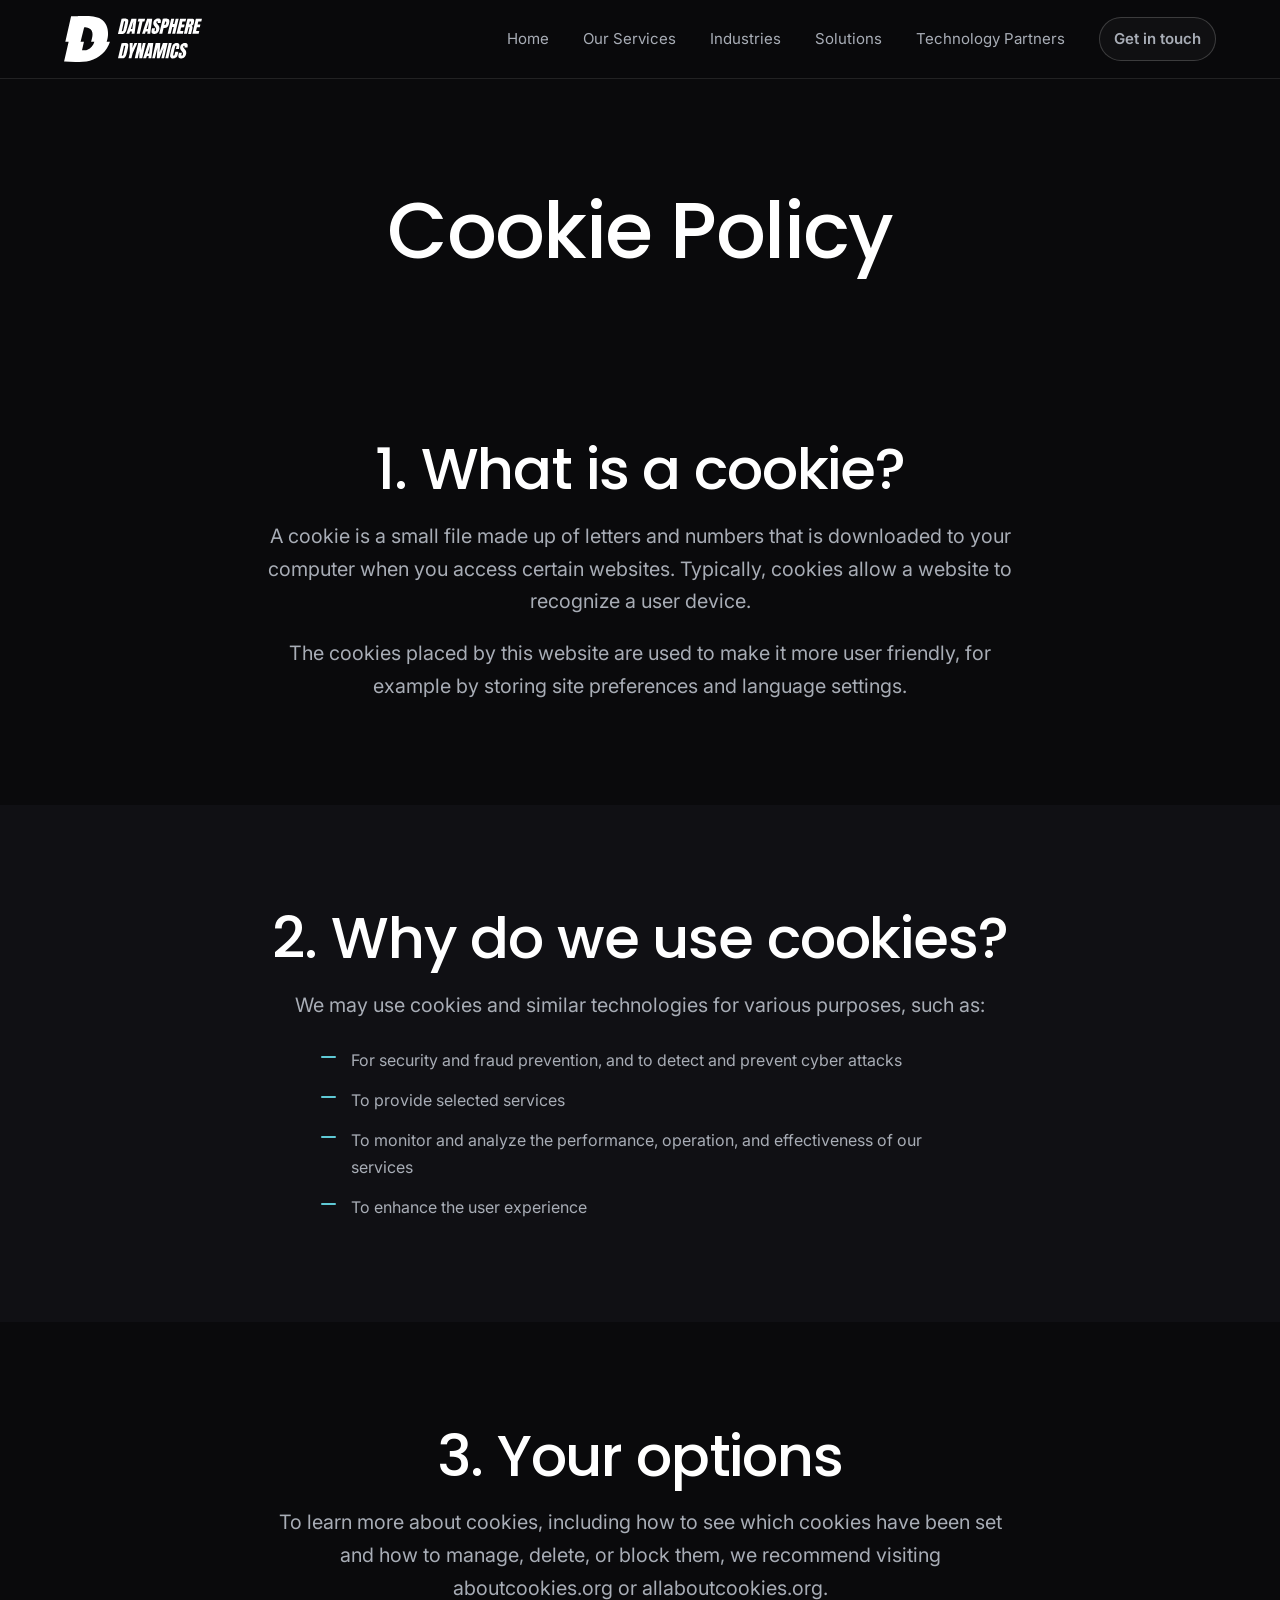
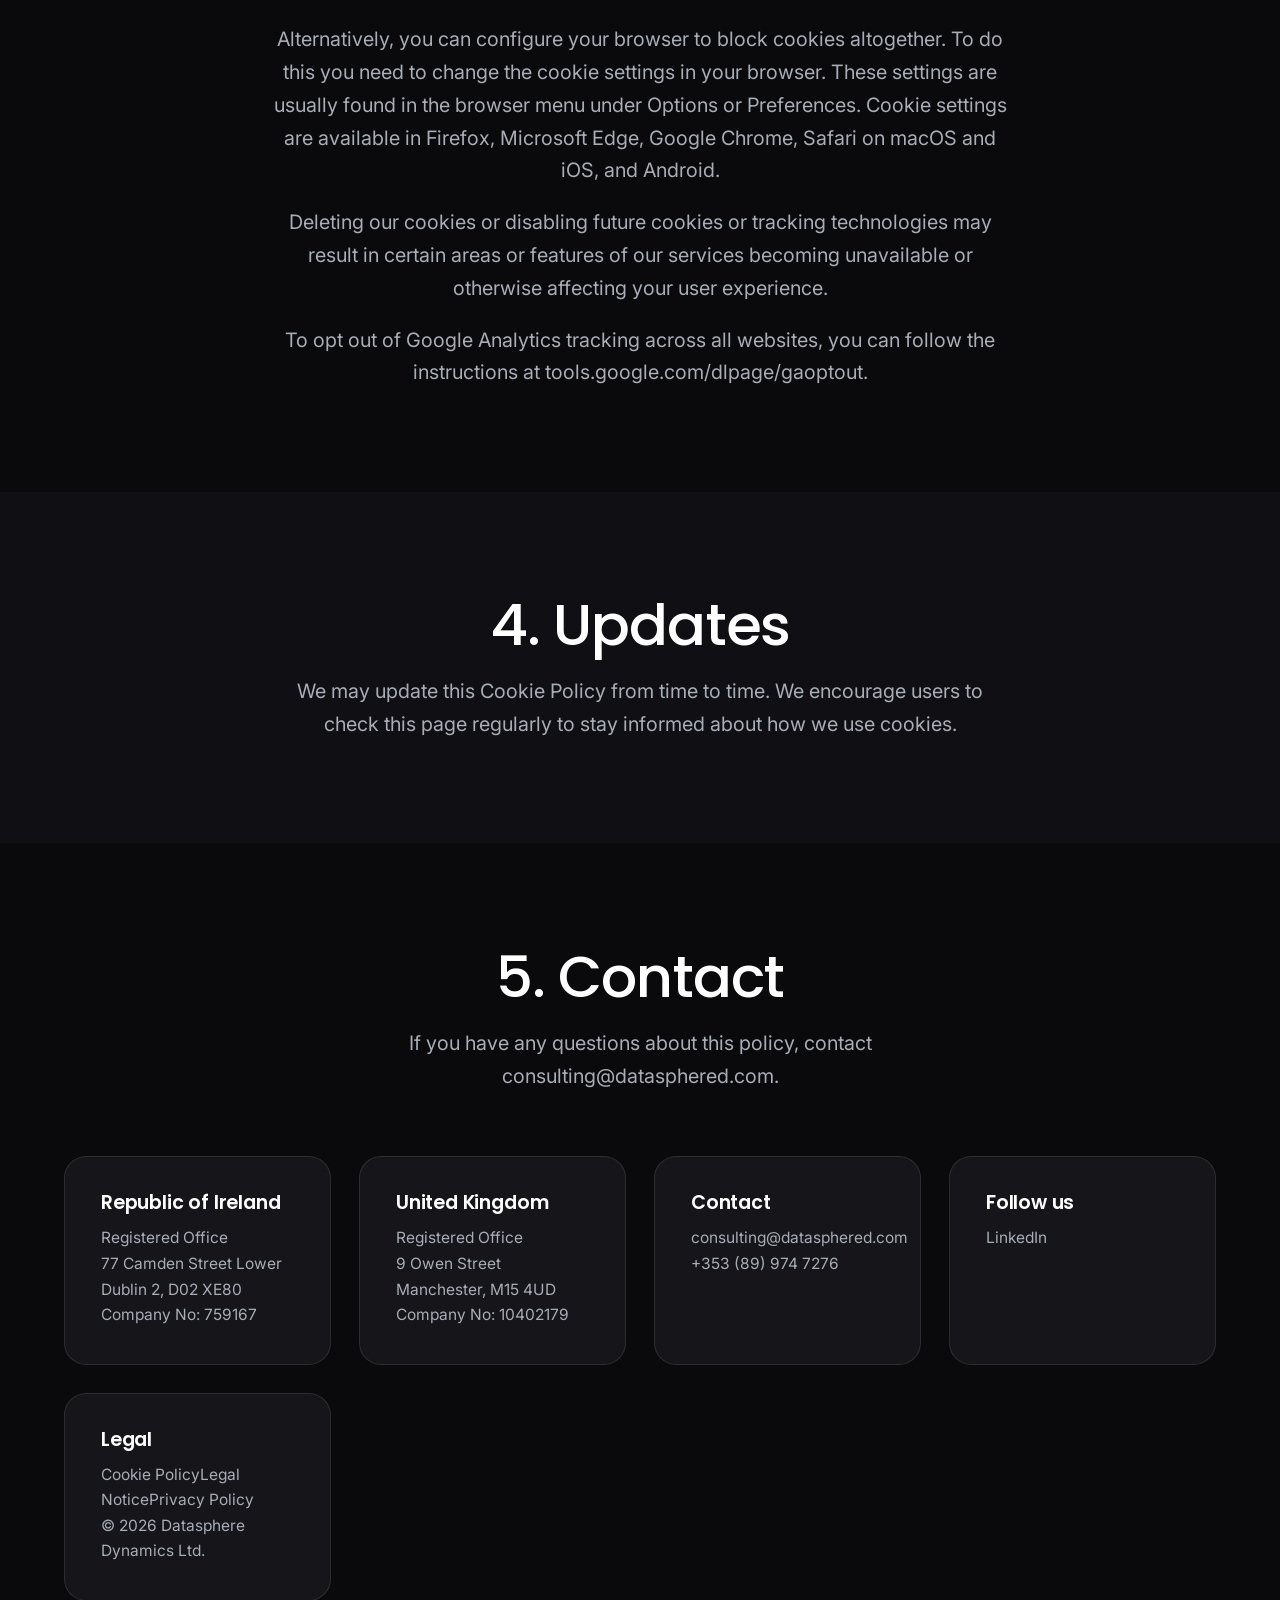
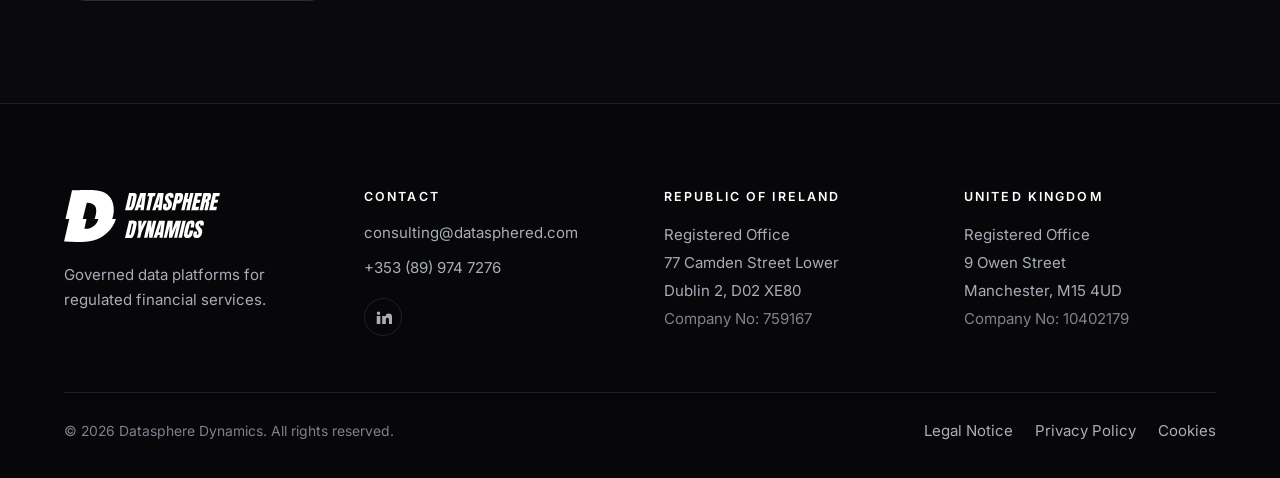
<file: cookie-policy.html>
<!DOCTYPE html>
<html lang="en">
<head>
<meta charset="utf-8">
<meta name="viewport" content="width=device-width,initial-scale=1">
<title>Cookie Policy | Datasphere Dynamics</title>
<meta name="description" content="How Datasphere Dynamics uses cookies and similar technologies, and how you can manage or block them.">
<meta property="og:title" content="Cookie Policy | Datasphere Dynamics">
<meta property="og:description" content="How Datasphere Dynamics uses cookies and similar technologies, and how you can manage or block them.">
<meta property="og:type" content="website">
<meta property="og:site_name" content="Datasphere Dynamics">
<link rel="icon" href="/favicon.svg" type="image/svg+xml">
<link rel="canonical" href="https://www.datasphered.com/cookie-policy">
<meta property="og:url" content="https://www.datasphered.com/cookie-policy">
<meta name="theme-color" content="#0a0a0c">
<link rel="preconnect" href="https://fonts.googleapis.com">
<link rel="preconnect" href="https://fonts.gstatic.com" crossorigin>
<link rel="preconnect" href="https://static.wixstatic.com" crossorigin>
<link rel="stylesheet" href="/styles.css">
</head>
<body>
<header class="hdr" id="hdr">
  <div class="wrap hdr__in">
    <a class="brand" href="/" aria-label="Datasphere Dynamics home">
      <svg viewBox="0 499 505 502" xmlns="http://www.w3.org/2000/svg" aria-hidden="true"><path fill="#fff" d="M172.9 999.9c-1.5-.6-2.8-1.8-3.4-3.3-.6-1.4-.6-3 0-4.4l58.6-140.6c.9-2.2 3.1-3.7 5.5-3.7h81.3c9.9 0 19.6-2 28.6-5.8 8.8-3.7 16.8-9.1 23.5-15.8 6.7-6.8 12-14.8 15.7-23.6 3.8-9.1 5.7-18.8 5.7-28.8s-1.9-19.7-5.7-28.8c-3.7-8.8-9-16.8-15.7-23.6-6.7-6.7-14.7-12.1-23.5-15.8-9-3.8-18.7-5.8-28.6-5.8h-81.3c-2.4 0-4.6-1.5-5.5-3.7l-58.6-140.6c-.6-1.4-.6-3 0-4.4.6-1.5 1.9-2.7 3.4-3.3 1.4-.6 3-.6 4.4 0l.3.1h137.3c26.6 0 52.5 5.3 76.9 15.7 23.6 10 44.9 24.4 63.1 42.7 18.2 18.3 32.5 39.7 42.4 63.5 10.3 24.6 15.5 50.7 15.5 77.6s-5.2 53-15.5 77.6c-9.9 23.8-24.2 45.2-42.4 63.5-18.2 18.3-39.5 32.7-63.1 42.7-24.4 10.4-50.3 15.7-76.9 15.7H177.6l-.3.1c-.7.3-1.5.4-2.2.4-.8 0-1.5-.1-2.2-.4z"/></svg>
      <span class="brand__txt">Datasphere<br>Dynamics</span>
    </a>
    <button class="burger" id="burger" aria-label="Menu" aria-expanded="false"><span></span><span></span><span></span></button>
    <nav class="nav">
      <a href="/">Home</a>
      <a href="/services">Our Services</a>
      <a href="/industries">Industries</a>
      <a href="/solutions">Solutions</a>
      <a href="/technology-partners">Technology Partners</a>
      <a class="btn btn--g btn--sm nav__cta" href="/contact">Get in touch</a>
    </nav>
  </div>
</header>
<main>
  <section class="hero hero--band center">
    <div class="wrap hero__in">
      <h1>Cookie Policy</h1>
    </div>
  </section>
  <section class="sec">
    <div class="wrap">
      <div class="center rv"><h2>1. What is a cookie?</h2></div>
      <p class="lead center rv" style="margin:1.2rem auto 0">A cookie is a small file made up of letters and numbers that is downloaded to your computer when you access certain websites. Typically, cookies allow a website to recognize a user device.</p>
      <p class="lead center rv" style="margin:1.2rem auto 0">The cookies placed by this website are used to make it more user friendly, for example by storing site preferences and language settings.</p>
    </div>
  </section>
  <section class="sec alt">
    <div class="wrap">
      <div class="center rv"><h2>2. Why do we use cookies?</h2></div>
      <p class="lead center rv" style="margin:1.2rem auto 0">We may use cookies and similar technologies for various purposes, such as:</p>
      <ul class="ilist rv" style="max-width:58ch;margin-inline:auto">
<li>For security and fraud prevention, and to detect and prevent cyber attacks</li>
<li>To provide selected services</li>
<li>To monitor and analyze the performance, operation, and effectiveness of our services</li>
<li>To enhance the user experience</li>
</ul>
    </div>
  </section>
  <section class="sec">
    <div class="wrap">
      <div class="center rv"><h2>3. Your options</h2></div>
      <p class="lead center rv" style="margin:1.2rem auto 0">To learn more about cookies, including how to see which cookies have been set and how to manage, delete, or block them, we recommend visiting <a href="https://www.aboutcookies.org" target="_blank" rel="noopener">aboutcookies.org</a> or <a href="https://www.allaboutcookies.org" target="_blank" rel="noopener">allaboutcookies.org</a>.</p>
      <p class="lead center rv" style="margin:1.2rem auto 0">Alternatively, you can configure your browser to block cookies altogether. To do this you need to change the cookie settings in your browser. These settings are usually found in the browser menu under Options or Preferences. Cookie settings are available in Firefox, Microsoft Edge, Google Chrome, Safari on macOS and iOS, and Android.</p>
      <p class="lead center rv" style="margin:1.2rem auto 0">Deleting our cookies or disabling future cookies or tracking technologies may result in certain areas or features of our services becoming unavailable or otherwise affecting your user experience.</p>
      <p class="lead center rv" style="margin:1.2rem auto 0">To opt out of Google Analytics tracking across all websites, you can follow the instructions at <a href="https://tools.google.com/dlpage/gaoptout" target="_blank" rel="noopener">tools.google.com/dlpage/gaoptout</a>.</p>
    </div>
  </section>
  <section class="sec alt">
    <div class="wrap">
      <div class="center rv"><h2>4. Updates</h2></div>
      <p class="lead center rv" style="margin:1.2rem auto 0">We may update this Cookie Policy from time to time. We encourage users to check this page regularly to stay informed about how we use cookies.</p>
    </div>
  </section>
  <section class="sec">
    <div class="wrap">
      <div class="center rv"><h2>5. Contact</h2></div>
      <p class="lead center rv" style="margin:1.2rem auto 0">If you have any questions about this policy, contact <a href="mailto:consulting@datasphered.com">consulting@datasphered.com</a>.</p>
      <div class="grid g4" style="margin-top:clamp(40px,5vw,64px)">
        <article class="card rv"><h4>Republic of Ireland</h4><p>Registered Office<br>77 Camden Street Lower<br>Dublin 2, D02 XE80</p><p>Company No: 759167</p></article>
        <article class="card rv"><h4>United Kingdom</h4><p>Registered Office<br>9 Owen Street<br>Manchester, M15 4UD</p><p>Company No: 10402179</p></article>
        <article class="card rv"><h4>Contact</h4><p><a href="mailto:consulting@datasphered.com">consulting@datasphered.com</a><br><a href="tel:+353899747276">+353 (89) 974 7276</a></p></article>
        <article class="card rv"><h4>Follow us</h4><p><a href="https://www.linkedin.com/company/data-sphere-dynamics/" target="_blank" rel="noopener">LinkedIn</a></p></article>
        <article class="card rv"><h4>Legal</h4><p><a href="/cookie-policy">Cookie Policy</a><a href="/legal-notice">Legal Notice</a><a href="/privacy-policy">Privacy Policy</a></p><p>© 2026 Datasphere Dynamics Ltd.</p></article>
      </div>
    </div>
  </section>
</main>
<footer class="ft">
  <div class="wrap">
    <div class="ft__top">
      <div>
        <a class="brand" href="/" style="margin-bottom:1.3rem"><svg viewBox="0 499 505 502" xmlns="http://www.w3.org/2000/svg" aria-hidden="true"><path fill="#fff" d="M172.9 999.9c-1.5-.6-2.8-1.8-3.4-3.3-.6-1.4-.6-3 0-4.4l58.6-140.6c.9-2.2 3.1-3.7 5.5-3.7h81.3c9.9 0 19.6-2 28.6-5.8 8.8-3.7 16.8-9.1 23.5-15.8 6.7-6.8 12-14.8 15.7-23.6 3.8-9.1 5.7-18.8 5.7-28.8s-1.9-19.7-5.7-28.8c-3.7-8.8-9-16.8-15.7-23.6-6.7-6.7-14.7-12.1-23.5-15.8-9-3.8-18.7-5.8-28.6-5.8h-81.3c-2.4 0-4.6-1.5-5.5-3.7l-58.6-140.6c-.6-1.4-.6-3 0-4.4.6-1.5 1.9-2.7 3.4-3.3 1.4-.6 3-.6 4.4 0l.3.1h137.3c26.6 0 52.5 5.3 76.9 15.7 23.6 10 44.9 24.4 63.1 42.7 18.2 18.3 32.5 39.7 42.4 63.5 10.3 24.6 15.5 50.7 15.5 77.6s-5.2 53-15.5 77.6c-9.9 23.8-24.2 45.2-42.4 63.5-18.2 18.3-39.5 32.7-63.1 42.7-24.4 10.4-50.3 15.7-76.9 15.7H177.6l-.3.1c-.7.3-1.5.4-2.2.4-.8 0-1.5-.1-2.2-.4z"/></svg><span class="brand__txt">Datasphere<br>Dynamics</span></a>
        <p style="max-width:26ch">Governed data platforms for regulated financial services.</p>
      </div>
      <div>
        <h5>Contact</h5>
        <div class="ft__links">
          <a href="mailto:consulting@datasphered.com">consulting@datasphered.com</a>
          <a href="tel:+353899747276">+353 (89) 974 7276</a>
        </div>
        <div class="ft__soc">
          <a href="https://www.linkedin.com/company/data-sphere-dynamics/" target="_blank" rel="noopener noreferrer" aria-label="LinkedIn"><svg viewBox="0 0 24 24" aria-hidden="true"><path d="M4.98 3.5a2.5 2.5 0 1 1 0 5 2.5 2.5 0 0 1 0-5zM2.4 21h5.16V9.75H2.4V21zm7.77 0h5.16v-6.2c0-3.32 4.33-3.59 4.33 0V21h5.16v-7.98c0-8.06-9.22-7.76-9.49-3.8V9.75h-5.16V21z"/></svg></a>
        </div>
      </div>
      <div>
        <h5>Republic of Ireland</h5>
        <address>Registered Office<br>77 Camden Street Lower<br>Dublin 2, D02 XE80<br><span style="color:var(--muted2)">Company No: 759167</span></address>
      </div>
      <div>
        <h5>United Kingdom</h5>
        <address>Registered Office<br>9 Owen Street<br>Manchester, M15 4UD<br><span style="color:var(--muted2)">Company No: 10402179</span></address>
      </div>
    </div>
    <div class="ft__bot">
      <p>&copy; 2026 Datasphere Dynamics. All rights reserved.</p>
      <div class="ft__links" style="display:flex;gap:22px;flex-wrap:wrap">
        <a href="/legal-notice">Legal Notice</a>
        <a href="/privacy-policy">Privacy Policy</a>
        <a href="/cookie-policy">Cookies</a>
      </div>
    </div>
  </div>
</footer>
<script src="/app.js" defer></script>
</body>
</html>
</file>
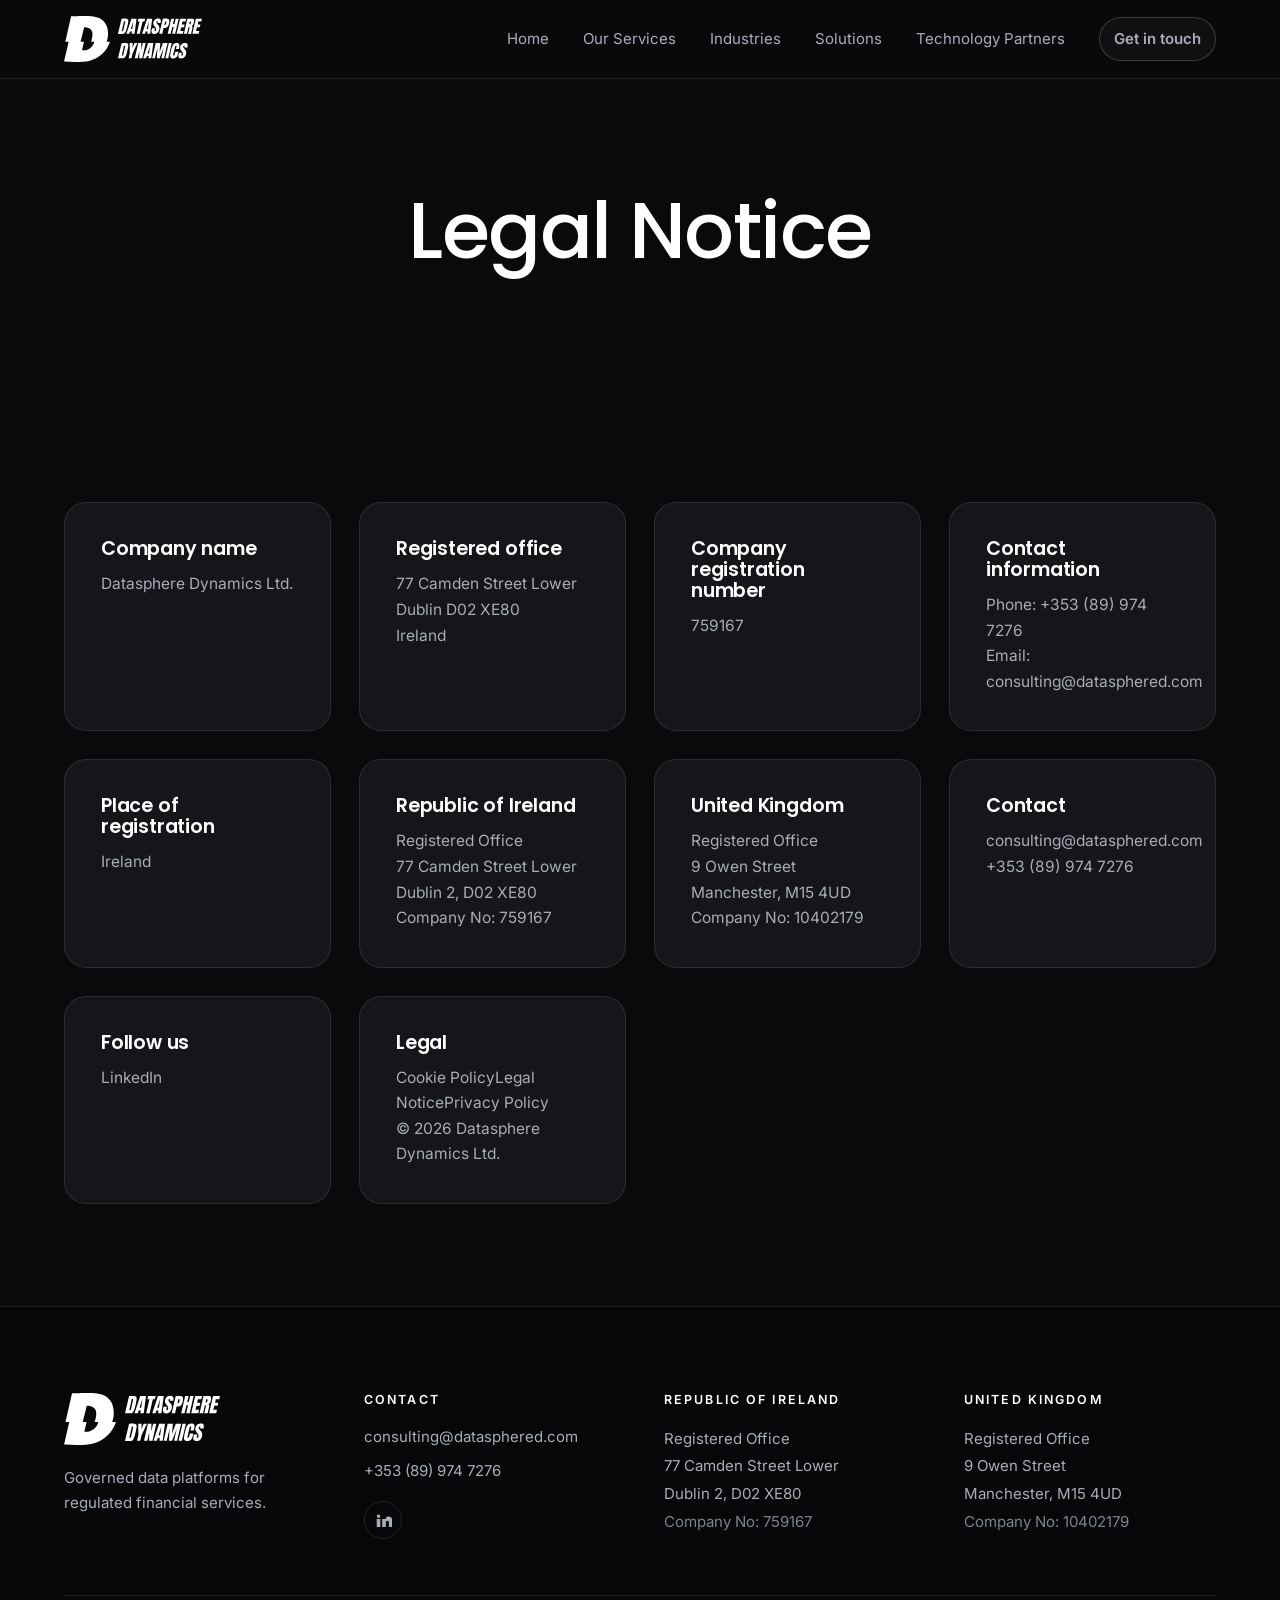
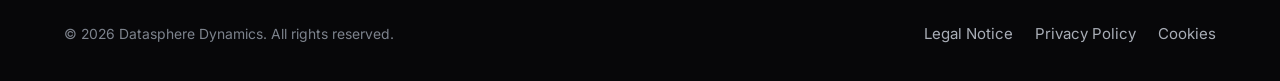
<file: legal-notice.html>
<!DOCTYPE html>
<html lang="en">
<head>
<meta charset="utf-8">
<meta name="viewport" content="width=device-width,initial-scale=1">
<title>Legal Notice | Datasphere Dynamics</title>
<meta name="description" content="Company details for Datasphere Dynamics Ltd., registered in Ireland, company number 759167.">
<meta property="og:title" content="Legal Notice | Datasphere Dynamics">
<meta property="og:description" content="Company details for Datasphere Dynamics Ltd., registered in Ireland, company number 759167.">
<meta property="og:type" content="website">
<meta property="og:site_name" content="Datasphere Dynamics">
<link rel="icon" href="/favicon.svg" type="image/svg+xml">
<link rel="canonical" href="https://www.datasphered.com/legal-notice">
<meta property="og:url" content="https://www.datasphered.com/legal-notice">
<meta name="theme-color" content="#0a0a0c">
<link rel="preconnect" href="https://fonts.googleapis.com">
<link rel="preconnect" href="https://fonts.gstatic.com" crossorigin>
<link rel="preconnect" href="https://static.wixstatic.com" crossorigin>
<link rel="stylesheet" href="/styles.css">
</head>
<body>
<header class="hdr" id="hdr">
  <div class="wrap hdr__in">
    <a class="brand" href="/" aria-label="Datasphere Dynamics home">
      <svg viewBox="0 499 505 502" xmlns="http://www.w3.org/2000/svg" aria-hidden="true"><path fill="#fff" d="M172.9 999.9c-1.5-.6-2.8-1.8-3.4-3.3-.6-1.4-.6-3 0-4.4l58.6-140.6c.9-2.2 3.1-3.7 5.5-3.7h81.3c9.9 0 19.6-2 28.6-5.8 8.8-3.7 16.8-9.1 23.5-15.8 6.7-6.8 12-14.8 15.7-23.6 3.8-9.1 5.7-18.8 5.7-28.8s-1.9-19.7-5.7-28.8c-3.7-8.8-9-16.8-15.7-23.6-6.7-6.7-14.7-12.1-23.5-15.8-9-3.8-18.7-5.8-28.6-5.8h-81.3c-2.4 0-4.6-1.5-5.5-3.7l-58.6-140.6c-.6-1.4-.6-3 0-4.4.6-1.5 1.9-2.7 3.4-3.3 1.4-.6 3-.6 4.4 0l.3.1h137.3c26.6 0 52.5 5.3 76.9 15.7 23.6 10 44.9 24.4 63.1 42.7 18.2 18.3 32.5 39.7 42.4 63.5 10.3 24.6 15.5 50.7 15.5 77.6s-5.2 53-15.5 77.6c-9.9 23.8-24.2 45.2-42.4 63.5-18.2 18.3-39.5 32.7-63.1 42.7-24.4 10.4-50.3 15.7-76.9 15.7H177.6l-.3.1c-.7.3-1.5.4-2.2.4-.8 0-1.5-.1-2.2-.4z"/></svg>
      <span class="brand__txt">Datasphere<br>Dynamics</span>
    </a>
    <button class="burger" id="burger" aria-label="Menu" aria-expanded="false"><span></span><span></span><span></span></button>
    <nav class="nav">
      <a href="/">Home</a>
      <a href="/services">Our Services</a>
      <a href="/industries">Industries</a>
      <a href="/solutions">Solutions</a>
      <a href="/technology-partners">Technology Partners</a>
      <a class="btn btn--g btn--sm nav__cta" href="/contact">Get in touch</a>
    </nav>
  </div>
</header>
<main>
  <section class="hero hero--band center">
    <div class="wrap hero__in">
      <h1>Legal Notice</h1>
    </div>
  </section>
  <section class="sec">
    <div class="wrap">
      <div class="grid g4" style="margin-top:clamp(40px,5vw,64px)">
        <article class="card rv"><h4>Company name</h4><p>Datasphere Dynamics Ltd.</p></article>
        <article class="card rv"><h4>Registered office</h4><p>77 Camden Street Lower<br>Dublin D02 XE80<br>Ireland</p></article>
        <article class="card rv"><h4>Company registration number</h4><p>759167</p></article>
        <article class="card rv"><h4>Contact information</h4><p>Phone: <a href="tel:+353899747276">+353 (89) 974 7276</a><br>Email: <a href="mailto:consulting@datasphered.com">consulting@datasphered.com</a></p></article>
        <article class="card rv"><h4>Place of registration</h4><p>Ireland</p></article>
        <article class="card rv"><h4>Republic of Ireland</h4><p>Registered Office<br>77 Camden Street Lower<br>Dublin 2, D02 XE80</p><p>Company No: 759167</p></article>
        <article class="card rv"><h4>United Kingdom</h4><p>Registered Office<br>9 Owen Street<br>Manchester, M15 4UD</p><p>Company No: 10402179</p></article>
        <article class="card rv"><h4>Contact</h4><p><a href="mailto:consulting@datasphered.com">consulting@datasphered.com</a><br><a href="tel:+353899747276">+353 (89) 974 7276</a></p></article>
        <article class="card rv"><h4>Follow us</h4><p><a href="https://www.linkedin.com/company/data-sphere-dynamics/" target="_blank" rel="noopener">LinkedIn</a></p></article>
        <article class="card rv"><h4>Legal</h4><p><a href="/cookie-policy">Cookie Policy</a><a href="/legal-notice">Legal Notice</a><a href="/privacy-policy">Privacy Policy</a></p><p>© 2026 Datasphere Dynamics Ltd.</p></article>
      </div>
    </div>
  </section>
</main>
<footer class="ft">
  <div class="wrap">
    <div class="ft__top">
      <div>
        <a class="brand" href="/" style="margin-bottom:1.3rem"><svg viewBox="0 499 505 502" xmlns="http://www.w3.org/2000/svg" aria-hidden="true"><path fill="#fff" d="M172.9 999.9c-1.5-.6-2.8-1.8-3.4-3.3-.6-1.4-.6-3 0-4.4l58.6-140.6c.9-2.2 3.1-3.7 5.5-3.7h81.3c9.9 0 19.6-2 28.6-5.8 8.8-3.7 16.8-9.1 23.5-15.8 6.7-6.8 12-14.8 15.7-23.6 3.8-9.1 5.7-18.8 5.7-28.8s-1.9-19.7-5.7-28.8c-3.7-8.8-9-16.8-15.7-23.6-6.7-6.7-14.7-12.1-23.5-15.8-9-3.8-18.7-5.8-28.6-5.8h-81.3c-2.4 0-4.6-1.5-5.5-3.7l-58.6-140.6c-.6-1.4-.6-3 0-4.4.6-1.5 1.9-2.7 3.4-3.3 1.4-.6 3-.6 4.4 0l.3.1h137.3c26.6 0 52.5 5.3 76.9 15.7 23.6 10 44.9 24.4 63.1 42.7 18.2 18.3 32.5 39.7 42.4 63.5 10.3 24.6 15.5 50.7 15.5 77.6s-5.2 53-15.5 77.6c-9.9 23.8-24.2 45.2-42.4 63.5-18.2 18.3-39.5 32.7-63.1 42.7-24.4 10.4-50.3 15.7-76.9 15.7H177.6l-.3.1c-.7.3-1.5.4-2.2.4-.8 0-1.5-.1-2.2-.4z"/></svg><span class="brand__txt">Datasphere<br>Dynamics</span></a>
        <p style="max-width:26ch">Governed data platforms for regulated financial services.</p>
      </div>
      <div>
        <h5>Contact</h5>
        <div class="ft__links">
          <a href="mailto:consulting@datasphered.com">consulting@datasphered.com</a>
          <a href="tel:+353899747276">+353 (89) 974 7276</a>
        </div>
        <div class="ft__soc">
          <a href="https://www.linkedin.com/company/data-sphere-dynamics/" target="_blank" rel="noopener noreferrer" aria-label="LinkedIn"><svg viewBox="0 0 24 24" aria-hidden="true"><path d="M4.98 3.5a2.5 2.5 0 1 1 0 5 2.5 2.5 0 0 1 0-5zM2.4 21h5.16V9.75H2.4V21zm7.77 0h5.16v-6.2c0-3.32 4.33-3.59 4.33 0V21h5.16v-7.98c0-8.06-9.22-7.76-9.49-3.8V9.75h-5.16V21z"/></svg></a>
        </div>
      </div>
      <div>
        <h5>Republic of Ireland</h5>
        <address>Registered Office<br>77 Camden Street Lower<br>Dublin 2, D02 XE80<br><span style="color:var(--muted2)">Company No: 759167</span></address>
      </div>
      <div>
        <h5>United Kingdom</h5>
        <address>Registered Office<br>9 Owen Street<br>Manchester, M15 4UD<br><span style="color:var(--muted2)">Company No: 10402179</span></address>
      </div>
    </div>
    <div class="ft__bot">
      <p>&copy; 2026 Datasphere Dynamics. All rights reserved.</p>
      <div class="ft__links" style="display:flex;gap:22px;flex-wrap:wrap">
        <a href="/legal-notice">Legal Notice</a>
        <a href="/privacy-policy">Privacy Policy</a>
        <a href="/cookie-policy">Cookies</a>
      </div>
    </div>
  </div>
</footer>
<script src="/app.js" defer></script>
</body>
</html>
</file>
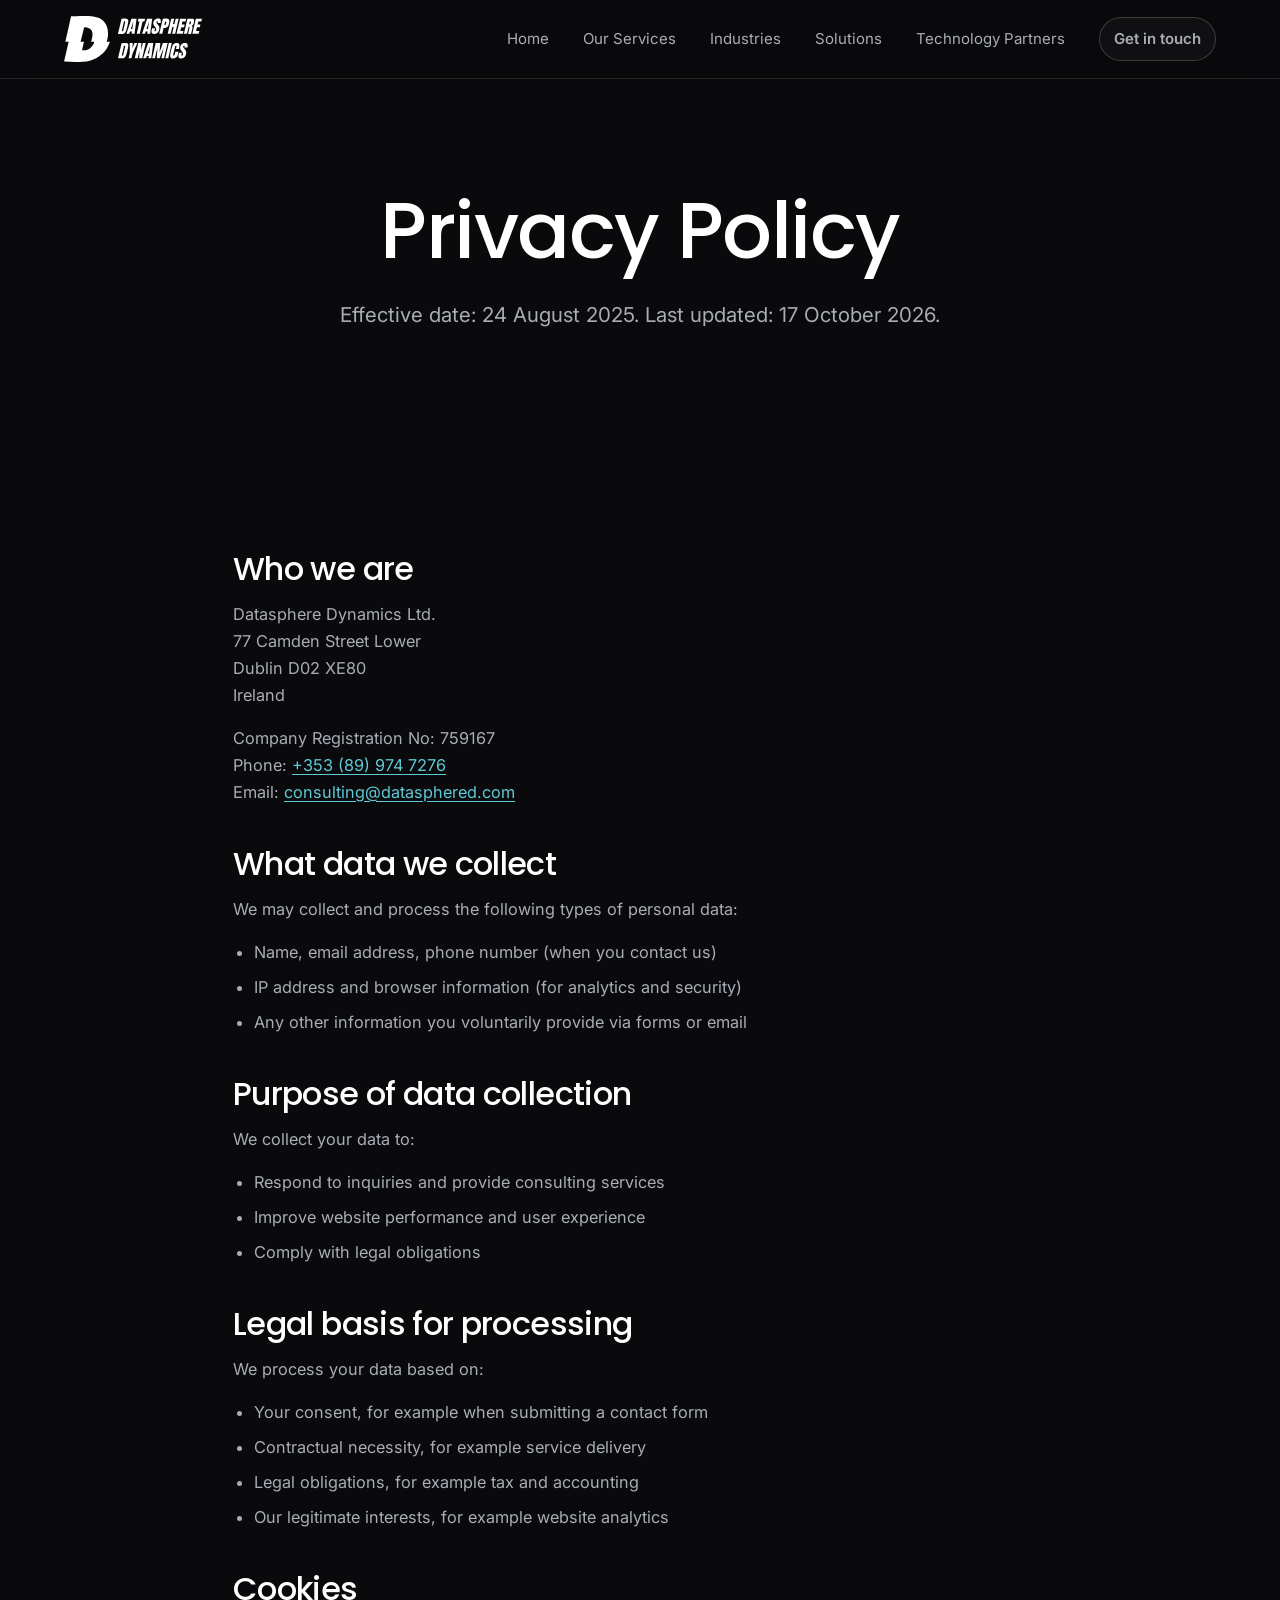
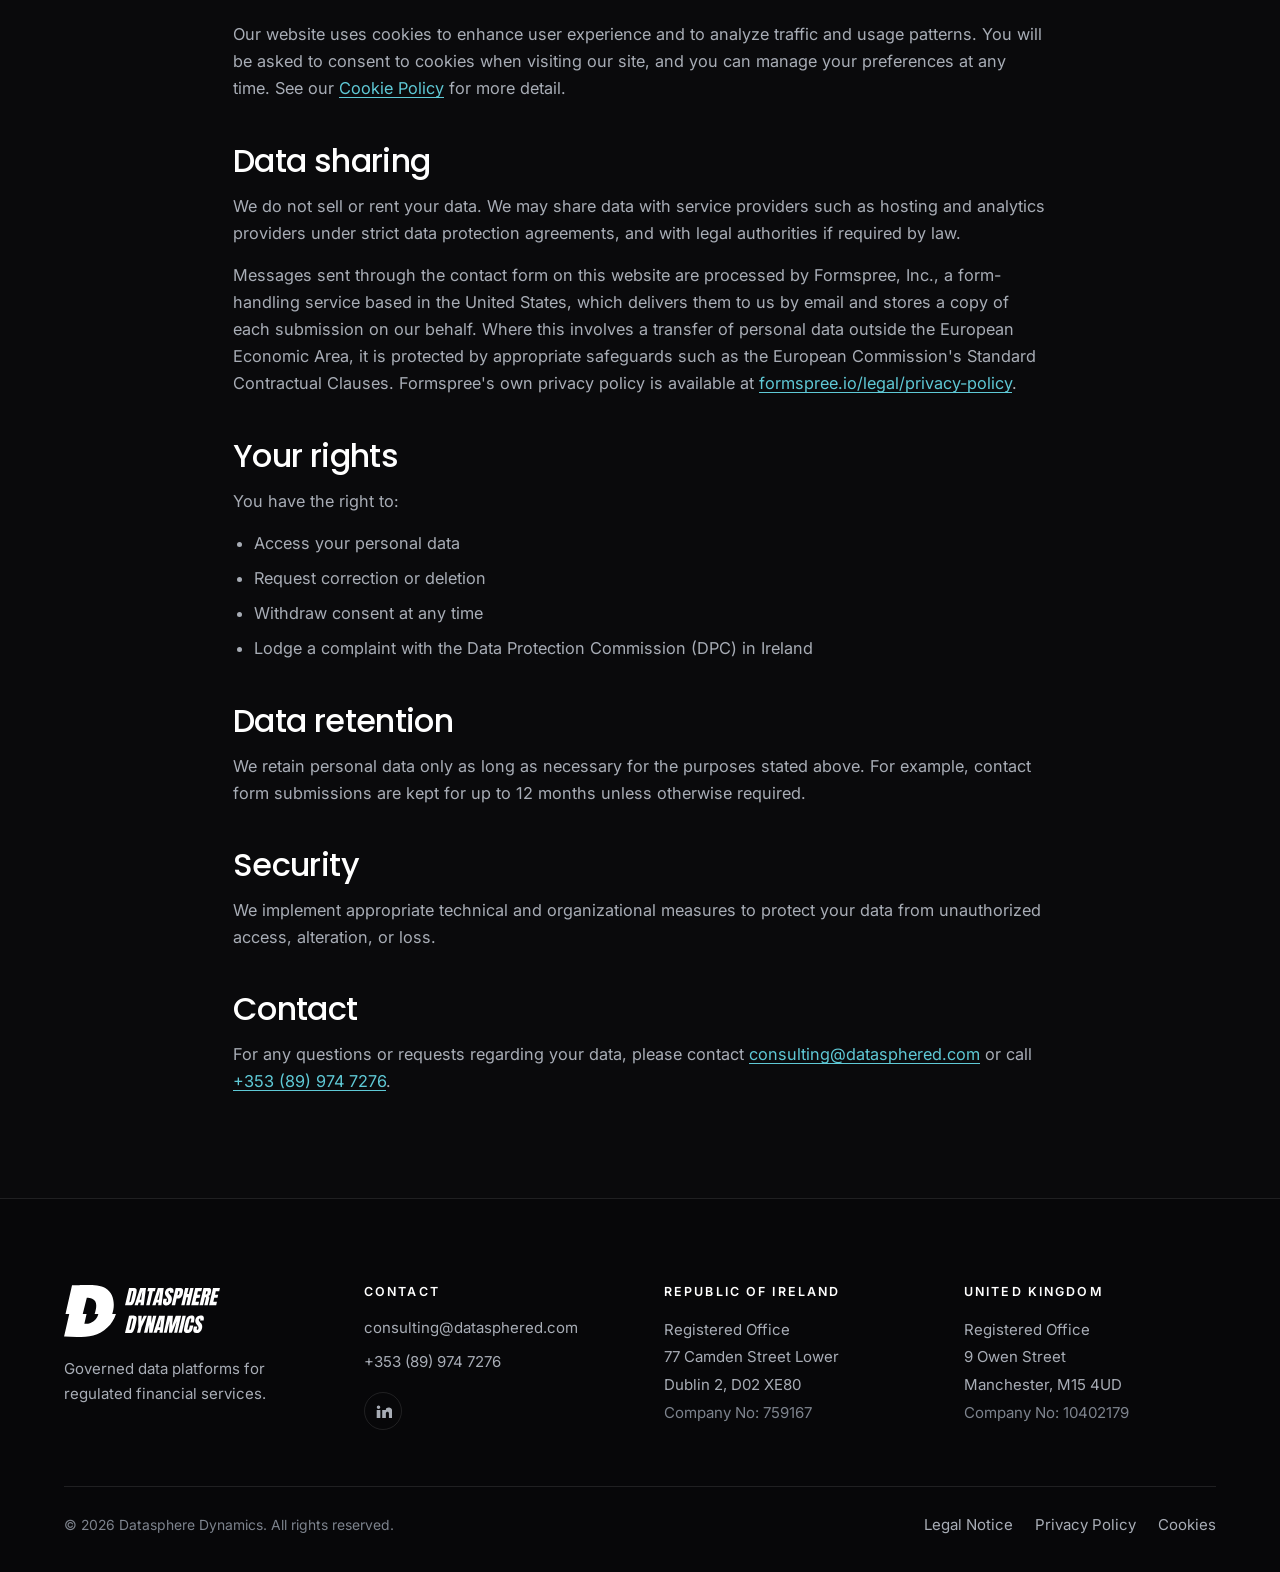
<file: privacy-policy.html>
<!DOCTYPE html>
<html lang="en">
<head>
<meta charset="utf-8">
<meta name="viewport" content="width=device-width,initial-scale=1">
<title>Privacy Policy | Datasphere Dynamics</title>
<meta name="description" content="How Datasphere Dynamics Ltd. collects, uses, shares and protects personal data, and the rights available to you.">
<meta property="og:title" content="Privacy Policy | Datasphere Dynamics">
<meta property="og:description" content="How Datasphere Dynamics Ltd. collects, uses, shares and protects personal data, and the rights available to you.">
<meta property="og:type" content="website">
<meta property="og:site_name" content="Datasphere Dynamics">
<link rel="icon" href="/favicon.svg" type="image/svg+xml">
<link rel="canonical" href="https://www.datasphered.com/privacy-policy">
<meta property="og:url" content="https://www.datasphered.com/privacy-policy">
<meta name="theme-color" content="#0a0a0c">
<link rel="preconnect" href="https://fonts.googleapis.com">
<link rel="preconnect" href="https://fonts.gstatic.com" crossorigin>
<link rel="preconnect" href="https://static.wixstatic.com" crossorigin>
<link rel="stylesheet" href="/styles.css">
</head>
<body>
<header class="hdr" id="hdr">
  <div class="wrap hdr__in">
    <a class="brand" href="/" aria-label="Datasphere Dynamics home">
      <svg viewBox="0 499 505 502" xmlns="http://www.w3.org/2000/svg" aria-hidden="true"><path fill="#fff" d="M172.9 999.9c-1.5-.6-2.8-1.8-3.4-3.3-.6-1.4-.6-3 0-4.4l58.6-140.6c.9-2.2 3.1-3.7 5.5-3.7h81.3c9.9 0 19.6-2 28.6-5.8 8.8-3.7 16.8-9.1 23.5-15.8 6.7-6.8 12-14.8 15.7-23.6 3.8-9.1 5.7-18.8 5.7-28.8s-1.9-19.7-5.7-28.8c-3.7-8.8-9-16.8-15.7-23.6-6.7-6.7-14.7-12.1-23.5-15.8-9-3.8-18.7-5.8-28.6-5.8h-81.3c-2.4 0-4.6-1.5-5.5-3.7l-58.6-140.6c-.6-1.4-.6-3 0-4.4.6-1.5 1.9-2.7 3.4-3.3 1.4-.6 3-.6 4.4 0l.3.1h137.3c26.6 0 52.5 5.3 76.9 15.7 23.6 10 44.9 24.4 63.1 42.7 18.2 18.3 32.5 39.7 42.4 63.5 10.3 24.6 15.5 50.7 15.5 77.6s-5.2 53-15.5 77.6c-9.9 23.8-24.2 45.2-42.4 63.5-18.2 18.3-39.5 32.7-63.1 42.7-24.4 10.4-50.3 15.7-76.9 15.7H177.6l-.3.1c-.7.3-1.5.4-2.2.4-.8 0-1.5-.1-2.2-.4z"/></svg>
      <span class="brand__txt">Datasphere<br>Dynamics</span>
    </a>
    <button class="burger" id="burger" aria-label="Menu" aria-expanded="false"><span></span><span></span><span></span></button>
    <nav class="nav">
      <a href="/">Home</a>
      <a href="/services">Our Services</a>
      <a href="/industries">Industries</a>
      <a href="/solutions">Solutions</a>
      <a href="/technology-partners">Technology Partners</a>
      <a class="btn btn--g btn--sm nav__cta" href="/contact">Get in touch</a>
    </nav>
  </div>
</header>
<main>
  <section class="hero hero--band center">
    <div class="wrap hero__in">
      <h1>Privacy Policy</h1>
      <p class="lead" style="margin-top:1.4rem">Effective date: 24 August 2025. Last updated: 17 October 2026.</p>
    </div>
  </section>
  <section class="sec">
    <div class="wrap">
      <article class="prose rv" style="margin-inline:auto">
      <h2>Who we are</h2>
      <p>Datasphere Dynamics Ltd.<br>77 Camden Street Lower<br>Dublin D02 XE80<br>Ireland</p>
      <p>Company Registration No: 759167<br>Phone: <a href="tel:+353899747276">+353 (89) 974 7276</a><br>Email: <a href="mailto:consulting@datasphered.com">consulting@datasphered.com</a></p>
      <h2>What data we collect</h2>
      <p>We may collect and process the following types of personal data:</p>
      <ul>
<li>Name, email address, phone number (when you contact us)</li>
<li>IP address and browser information (for analytics and security)</li>
<li>Any other information you voluntarily provide via forms or email</li>
</ul>
      <h2>Purpose of data collection</h2>
      <p>We collect your data to:</p>
      <ul>
<li>Respond to inquiries and provide consulting services</li>
<li>Improve website performance and user experience</li>
<li>Comply with legal obligations</li>
</ul>
      <h2>Legal basis for processing</h2>
      <p>We process your data based on:</p>
      <ul>
<li>Your consent, for example when submitting a contact form</li>
<li>Contractual necessity, for example service delivery</li>
<li>Legal obligations, for example tax and accounting</li>
<li>Our legitimate interests, for example website analytics</li>
</ul>
      <h2>Cookies</h2>
      <p>Our website uses cookies to enhance user experience and to analyze traffic and usage patterns. You will be asked to consent to cookies when visiting our site, and you can manage your preferences at any time. See our <a href="/cookie-policy">Cookie Policy</a> for more detail.</p>
      <h2>Data sharing</h2>
      <p>We do not sell or rent your data. We may share data with service providers such as hosting and analytics providers under strict data protection agreements, and with legal authorities if required by law.</p>
      <p>Messages sent through the contact form on this website are processed by Formspree, Inc., a form-handling service based in the United States, which delivers them to us by email and stores a copy of each submission on our behalf. Where this involves a transfer of personal data outside the European Economic Area, it is protected by appropriate safeguards such as the European Commission's Standard Contractual Clauses. Formspree's own privacy policy is available at <a href="https://formspree.io/legal/privacy-policy/" target="_blank" rel="noopener noreferrer">formspree.io/legal/privacy-policy</a>.</p>
      <h2>Your rights</h2>
      <p>You have the right to:</p>
      <ul>
<li>Access your personal data</li>
<li>Request correction or deletion</li>
<li>Withdraw consent at any time</li>
<li>Lodge a complaint with the Data Protection Commission (DPC) in Ireland</li>
</ul>
      <h2>Data retention</h2>
      <p>We retain personal data only as long as necessary for the purposes stated above. For example, contact form submissions are kept for up to 12 months unless otherwise required.</p>
      <h2>Security</h2>
      <p>We implement appropriate technical and organizational measures to protect your data from unauthorized access, alteration, or loss.</p>
      <h2>Contact</h2>
      <p>For any questions or requests regarding your data, please contact <a href="mailto:consulting@datasphered.com">consulting@datasphered.com</a> or call <a href="tel:+353899747276">+353 (89) 974 7276</a>.</p>

      </article>
    </div>
  </section>
</main>
<footer class="ft">
  <div class="wrap">
    <div class="ft__top">
      <div>
        <a class="brand" href="/" style="margin-bottom:1.3rem"><svg viewBox="0 499 505 502" xmlns="http://www.w3.org/2000/svg" aria-hidden="true"><path fill="#fff" d="M172.9 999.9c-1.5-.6-2.8-1.8-3.4-3.3-.6-1.4-.6-3 0-4.4l58.6-140.6c.9-2.2 3.1-3.7 5.5-3.7h81.3c9.9 0 19.6-2 28.6-5.8 8.8-3.7 16.8-9.1 23.5-15.8 6.7-6.8 12-14.8 15.7-23.6 3.8-9.1 5.7-18.8 5.7-28.8s-1.9-19.7-5.7-28.8c-3.7-8.8-9-16.8-15.7-23.6-6.7-6.7-14.7-12.1-23.5-15.8-9-3.8-18.7-5.8-28.6-5.8h-81.3c-2.4 0-4.6-1.5-5.5-3.7l-58.6-140.6c-.6-1.4-.6-3 0-4.4.6-1.5 1.9-2.7 3.4-3.3 1.4-.6 3-.6 4.4 0l.3.1h137.3c26.6 0 52.5 5.3 76.9 15.7 23.6 10 44.9 24.4 63.1 42.7 18.2 18.3 32.5 39.7 42.4 63.5 10.3 24.6 15.5 50.7 15.5 77.6s-5.2 53-15.5 77.6c-9.9 23.8-24.2 45.2-42.4 63.5-18.2 18.3-39.5 32.7-63.1 42.7-24.4 10.4-50.3 15.7-76.9 15.7H177.6l-.3.1c-.7.3-1.5.4-2.2.4-.8 0-1.5-.1-2.2-.4z"/></svg><span class="brand__txt">Datasphere<br>Dynamics</span></a>
        <p style="max-width:26ch">Governed data platforms for regulated financial services.</p>
      </div>
      <div>
        <h5>Contact</h5>
        <div class="ft__links">
          <a href="mailto:consulting@datasphered.com">consulting@datasphered.com</a>
          <a href="tel:+353899747276">+353 (89) 974 7276</a>
        </div>
        <div class="ft__soc">
          <a href="https://www.linkedin.com/company/data-sphere-dynamics/" target="_blank" rel="noopener noreferrer" aria-label="LinkedIn"><svg viewBox="0 0 24 24" aria-hidden="true"><path d="M4.98 3.5a2.5 2.5 0 1 1 0 5 2.5 2.5 0 0 1 0-5zM2.4 21h5.16V9.75H2.4V21zm7.77 0h5.16v-6.2c0-3.32 4.33-3.59 4.33 0V21h5.16v-7.98c0-8.06-9.22-7.76-9.49-3.8V9.75h-5.16V21z"/></svg></a>
        </div>
      </div>
      <div>
        <h5>Republic of Ireland</h5>
        <address>Registered Office<br>77 Camden Street Lower<br>Dublin 2, D02 XE80<br><span style="color:var(--muted2)">Company No: 759167</span></address>
      </div>
      <div>
        <h5>United Kingdom</h5>
        <address>Registered Office<br>9 Owen Street<br>Manchester, M15 4UD<br><span style="color:var(--muted2)">Company No: 10402179</span></address>
      </div>
    </div>
    <div class="ft__bot">
      <p>&copy; 2026 Datasphere Dynamics. All rights reserved.</p>
      <div class="ft__links" style="display:flex;gap:22px;flex-wrap:wrap">
        <a href="/legal-notice">Legal Notice</a>
        <a href="/privacy-policy">Privacy Policy</a>
        <a href="/cookie-policy">Cookies</a>
      </div>
    </div>
  </div>
</footer>
<script src="/app.js" defer></script>
</body>
</html>
</file>
<file: styles.css>
/* Datasphere Dynamics - datasphered.com */
@import url('https://fonts.googleapis.com/css2?family=Poppins:wght@300;400;500;600;700&family=Inter:wght@300;400;500;600&family=Montserrat:ital,wght@1,800&display=swap');

:root{
  --bg:#0a0a0c; --bg2:#101014; --panel:#15151a; --panel2:#1c1c22;
  --line:rgba(255,255,255,.10); --line2:rgba(255,255,255,.18);
  --txt:#ffffff; --muted:#a8adb6; --muted2:#7d838d;
  --acc:#5fc9d6; --acc2:#8fe0ea; --accInk:#06222a;
  --display:'Poppins',system-ui,sans-serif; --body:'Inter',system-ui,sans-serif;
  --wrap:1240px; --r:14px; --r-lg:22px;
  --ease:cubic-bezier(.22,.61,.36,1);
}
*,*::before,*::after{box-sizing:border-box}
*{margin:0;padding:0}
html{scroll-behavior:smooth;-webkit-text-size-adjust:100%}
body{background:var(--bg);color:var(--txt);font-family:var(--body);font-size:17px;line-height:1.65;-webkit-font-smoothing:antialiased;overflow-x:hidden}
img{max-width:100%;display:block}
a{color:inherit;text-decoration:none}
button,input,textarea,select{font:inherit;color:inherit}
:focus-visible{outline:2px solid var(--acc);outline-offset:3px;border-radius:4px}

h1,h2,h3,h4,h5{font-family:var(--display);font-weight:600;line-height:1.08;letter-spacing:-.02em}
h1{font-size:clamp(2.5rem,6.2vw,4.9rem);font-weight:500}
h2{font-size:clamp(2rem,4.6vw,3.6rem);font-weight:500}
h3{font-size:clamp(1.45rem,2.6vw,2.2rem)}
h4{font-size:1.2rem;font-weight:600;letter-spacing:-.01em}
p{color:var(--muted)}
.lead{font-size:clamp(1.05rem,1.55vw,1.3rem);color:var(--muted);max-width:62ch}
.eyebrow{font-family:var(--body);font-size:.76rem;font-weight:600;letter-spacing:.2em;text-transform:uppercase;color:var(--acc);margin-bottom:1.1rem}
.wrap{width:100%;max-width:var(--wrap);margin-inline:auto;padding-inline:clamp(20px,5vw,44px)}
.center{text-align:center}.center .lead{margin-inline:auto}
section{position:relative}
.sec{padding:clamp(76px,10vw,150px) 0}
.sec--tight{padding:clamp(56px,7vw,96px) 0}
.alt{background:var(--bg2)}
.hair{height:1px;background:var(--line);border:0}

/* ---------- header ---------- */
.hdr{position:sticky;top:0;z-index:100;background:rgba(10,10,12,.72);backdrop-filter:blur(14px) saturate(140%);border-bottom:1px solid var(--line);transition:background .3s}
.hdr__in{display:flex;align-items:center;gap:28px;min-height:78px}
.brand{display:block;width:140px;height:46px;flex-shrink:0;background:url("/logo.svg") no-repeat left center;background-size:contain}
.brand svg,.brand__txt{display:none}
.ft .brand{width:156px;height:52px}
.brand__txt{font-family:'Montserrat',sans-serif;font-style:italic;font-weight:800;font-size:.8rem;line-height:1.08;letter-spacing:.02em;text-transform:uppercase}
.nav{display:flex;align-items:center;gap:6px;margin-left:auto}
.nav a{padding:9px 14px;border-radius:999px;font-size:.94rem;color:var(--muted);transition:color .2s,background .2s}
.nav a:hover{color:#fff;background:rgba(255,255,255,.07)}
.nav a.active{color:var(--acc)}
.nav__cta{margin-left:14px}
.burger{display:none;margin-left:auto;background:none;border:1px solid var(--line2);border-radius:10px;padding:9px 11px;cursor:pointer}
.burger span{display:block;width:19px;height:2px;background:#fff;border-radius:2px}
.burger span+span{margin-top:4px}

/* ---------- buttons ---------- */
.btn{display:inline-flex;align-items:center;justify-content:center;gap:9px;padding:13px 26px;border-radius:999px;font-family:var(--body);font-size:.95rem;font-weight:600;border:1px solid transparent;cursor:pointer;transition:transform .2s var(--ease),background .2s,box-shadow .25s,border-color .2s;white-space:nowrap}
.btn:hover{transform:translateY(-2px)}
.btn--p{background:var(--acc);color:var(--accInk);box-shadow:0 8px 26px -10px rgba(95,201,214,.75)}
.btn--p:hover{background:var(--acc2);box-shadow:0 14px 34px -10px rgba(95,201,214,.9)}
.btn--g{border-color:var(--line2);color:#fff;background:rgba(255,255,255,.03)}
.btn--g:hover{border-color:var(--acc);background:rgba(95,201,214,.10)}
.btn--sm{padding:10px 20px;font-size:.88rem}
.arrow{transition:transform .25s var(--ease)}
.btn:hover .arrow{transform:translateX(4px)}

/* ---------- hero ---------- */
.hero{position:relative;display:flex;align-items:center;min-height:clamp(560px,88vh,880px);overflow:hidden;isolation:isolate}
.hero__bg{position:absolute;inset:0;z-index:-2}
.hero__bg img{width:100%;height:100%;object-fit:cover;object-position:center right}
.hero::after{content:'';position:absolute;inset:0;z-index:-1;background:linear-gradient(100deg,rgba(10,10,12,.96) 0%,rgba(10,10,12,.82) 38%,rgba(10,10,12,.30) 70%,rgba(10,10,12,.55) 100%)}
.hero__in{padding-block:clamp(70px,12vh,130px);max-width:960px}
.hero h1{margin-bottom:1.5rem}
.hero .lead{max-width:50ch;margin-bottom:2.4rem;font-size:clamp(1.05rem,1.6vw,1.32rem)}
.hero__btns{display:flex;flex-wrap:wrap;gap:13px}
.hero--band{min-height:clamp(320px,46vh,460px)}
.hero--band .hero__in{max-width:860px}
.hero--band::after{background:linear-gradient(180deg,rgba(10,10,12,.86),rgba(10,10,12,.72) 55%,rgba(10,10,12,.95))}
.hero--band.center .hero__in{margin-inline:auto}

/* ---------- grids / cards ---------- */
.grid{display:grid;gap:clamp(18px,2.2vw,28px)}
.g2{grid-template-columns:repeat(auto-fit,minmax(320px,1fr))}
.g3{grid-template-columns:repeat(auto-fit,minmax(285px,1fr))}
.g4{grid-template-columns:repeat(auto-fit,minmax(235px,1fr))}
.card{background:var(--panel);border:1px solid var(--line);border-radius:var(--r-lg);padding:clamp(24px,3vw,36px);transition:transform .3s var(--ease),border-color .3s,background .3s}
.card:hover{transform:translateY(-6px);border-color:var(--line2);background:var(--panel2)}
.card h4,.card h3{margin-bottom:.7rem}
.card p{font-size:.97rem}
.ico{width:54px;height:54px;display:grid;place-items:center;margin-bottom:1.3rem;border-radius:13px;background:rgba(95,201,214,.10);border:1px solid rgba(95,201,214,.22)}
.ico img{width:30px;height:30px;object-fit:contain}
.ico--plain{background:none;border:0;width:auto;height:auto;margin-bottom:1.1rem}
.ico--plain img{width:46px;height:46px}

/* photo cards */
.pcard{position:relative;border-radius:var(--r-lg);overflow:hidden;border:1px solid var(--line);background:var(--panel);display:flex;flex-direction:column;transition:transform .3s var(--ease),border-color .3s}
.pcard:hover{transform:translateY(-6px);border-color:var(--line2)}
.pcard__img{position:relative;aspect-ratio:4/3;overflow:hidden;background:var(--panel2)}
.pcard__img img{width:100%;height:100%;object-fit:cover;transition:transform .7s var(--ease)}
.pcard:hover .pcard__img img{transform:scale(1.06)}
.pcard__body{padding:22px 24px 26px;flex:1;display:flex;flex-direction:column;gap:.55rem}
.pcard__body .tag{display:inline-flex;align-items:center;gap:8px;font-size:.74rem;font-weight:600;letter-spacing:.14em;text-transform:uppercase;color:var(--acc)}
.pcard__body .tag img{width:18px;height:18px;object-fit:contain}
.pcard__body h4{font-size:1.1rem;line-height:1.35}
.pcard__link{margin-top:auto;padding-top:.9rem;font-size:.9rem;font-weight:600;color:var(--acc);display:inline-flex;gap:7px;align-items:center}

/* split feature */
.split{display:grid;grid-template-columns:repeat(auto-fit,minmax(330px,1fr));gap:clamp(28px,5vw,72px);align-items:center}
.split__media{position:relative;border-radius:var(--r-lg);overflow:hidden;border:1px solid var(--line);aspect-ratio:4/3.2}
.split__media img{width:100%;height:100%;object-fit:cover}
.split--rev .split__media{order:2}
.tall .split__media{aspect-ratio:3/4}

/* list */
.ilist{list-style:none;display:grid;gap:.85rem;margin-top:1.6rem}
.ilist li{position:relative;padding-left:30px;color:var(--muted);font-size:1rem}
.ilist li::before{content:'';position:absolute;left:0;top:.58em;width:15px;height:2px;background:var(--acc);border-radius:2px}
.ilist strong{color:#fff;font-weight:600}

/* stats */
.stats{position:relative;overflow:hidden;isolation:isolate}
.stats__bg{position:absolute;inset:0;z-index:-2}
.stats__bg img{width:100%;height:100%;object-fit:cover}
.stats::after{content:'';position:absolute;inset:0;z-index:-1;background:linear-gradient(180deg,rgba(10,10,12,.93),rgba(10,10,12,.80) 45%,rgba(10,10,12,.96))}
.stat{padding:8px 0}
.stat b{display:block;font-family:var(--display);font-size:clamp(2.6rem,5.4vw,4.1rem);font-weight:500;line-height:1;background:linear-gradient(120deg,#fff 20%,var(--acc2));-webkit-background-clip:text;background-clip:text;color:transparent;margin-bottom:.8rem}
.stat span{display:block;color:var(--muted);font-size:.97rem;max-width:22ch}
.stat+.stat{border-top:1px solid var(--line)}
@media(min-width:760px){.stat+.stat{border-top:0;border-left:1px solid var(--line);padding-left:clamp(20px,3vw,38px)}}

/* partner logo row */
.logos{display:grid;grid-template-columns:repeat(auto-fit,minmax(150px,1fr));gap:clamp(20px,3vw,40px);align-items:center}
.logos figure{display:grid;place-items:center;padding:22px 18px;border:1px solid var(--line);border-radius:var(--r);background:var(--panel);transition:border-color .3s,background .3s}
.logos figure:hover{border-color:var(--line2);background:var(--panel2)}
.logos img{max-height:46px;width:auto;object-fit:contain;opacity:.92}

/* quote */
.quote{max-width:60rem;margin-inline:auto;text-align:center}
.quote h3{font-weight:300;font-size:clamp(1.55rem,3.4vw,2.6rem);line-height:1.28;letter-spacing:-.015em}
.quote h3::before,.quote h3::after{content:'\201C';color:var(--acc);opacity:.5}
.quote h3::after{content:'\201D'}
.quote cite{display:block;margin-top:1.7rem;font-style:normal;color:var(--muted2);font-size:.95rem;letter-spacing:.02em}

/* CTA */
.cta{position:relative;overflow:hidden;isolation:isolate;border-top:1px solid var(--line)}
.cta__bg{position:absolute;inset:0;z-index:-2}
.cta__bg img{width:100%;height:100%;object-fit:cover}
.cta::after{content:'';position:absolute;inset:0;z-index:-1;background:radial-gradient(120% 90% at 22% 50%,rgba(10,10,12,.62),rgba(10,10,12,.95) 68%)}
.cta__in{display:grid;grid-template-columns:repeat(auto-fit,minmax(300px,1fr));gap:clamp(30px,5vw,70px);align-items:center}
.cta__globe{position:relative;display:grid;place-items:center}
.cta__globe img{width:min(100%,420px);filter:drop-shadow(0 0 44px rgba(95,201,214,.32))}
.cta__globe h2{position:absolute;text-align:center;max-width:12ch;font-size:clamp(1.6rem,3.2vw,2.5rem);text-shadow:0 2px 24px rgba(0,0,0,.85)}

/* form */
.form{display:grid;gap:16px;grid-template-columns:1fr 1fr}
.form .full{grid-column:1/-1}
.form .hp{position:absolute;left:-9999px;width:1px;height:1px;overflow:hidden}
.field{display:grid;gap:7px}
.field label{font-size:.82rem;font-weight:500;color:var(--muted)}
.field input,.field textarea,.field select{background:var(--panel);border:1px solid var(--line);border-radius:11px;padding:13px 15px;color:#fff;transition:border-color .2s,background .2s}
.field input:focus,.field textarea:focus,.field select:focus{outline:none;border-color:var(--acc);background:var(--panel2)}
.field textarea{min-height:140px;resize:vertical}
@media(max-width:620px){.form{grid-template-columns:1fr}}

/* prose (legal pages) */
.prose{max-width:74ch}
.prose h2{font-size:clamp(1.5rem,2.6vw,2rem);margin:2.6rem 0 .9rem}
.prose h3{font-size:1.2rem;margin:2rem 0 .6rem}
.prose p,.prose li{color:var(--muted);font-size:1.02rem}
.prose p+p{margin-top:1rem}
.prose ul,.prose ol{margin:1rem 0 1rem 1.3rem;display:grid;gap:.5rem}
.prose a{color:var(--acc);text-decoration:underline;text-underline-offset:3px}

/* footer */
.ft{background:#070709;border-top:1px solid var(--line);padding:clamp(56px,7vw,86px) 0 34px}
.ft__top{display:grid;grid-template-columns:repeat(auto-fit,minmax(215px,1fr));gap:clamp(28px,4vw,48px)}
.ft h5{font-family:var(--body);font-size:.78rem;font-weight:600;letter-spacing:.17em;text-transform:uppercase;color:#fff;margin-bottom:1.1rem}
.ft p,.ft a{color:var(--muted);font-size:.94rem}
.ft a:hover{color:var(--acc)}
.ft address{font-style:normal;color:var(--muted);font-size:.94rem;line-height:1.85}
.ft__links{display:grid;gap:.6rem}
.ft__soc{display:flex;gap:10px;margin-top:1.1rem}
.ft__soc a{width:38px;height:38px;display:grid;place-items:center;border:1px solid var(--line);border-radius:50%;transition:border-color .2s,background .2s}
.ft__soc a:hover{border-color:var(--acc);background:rgba(95,201,214,.12)}
.ft__soc svg{width:17px;height:17px;fill:currentColor}
.ft__bot{margin-top:clamp(36px,5vw,56px);padding-top:26px;border-top:1px solid var(--line);display:flex;flex-wrap:wrap;gap:12px 26px;align-items:center;justify-content:space-between}
.ft__bot p{font-size:.87rem;color:var(--muted2)}

/* reveal */
.rv{opacity:0;transform:translateY(26px);transition:opacity .75s var(--ease),transform .75s var(--ease)}
.rv.in{opacity:1;transform:none}
.rv:nth-child(2){transition-delay:.08s}
.rv:nth-child(3){transition-delay:.16s}
.rv:nth-child(4){transition-delay:.24s}

@media(max-width:900px){
  .nav{display:none}
  .burger{display:block}
  .hdr.open .nav{display:flex;position:absolute;top:100%;left:0;right:0;flex-direction:column;align-items:stretch;gap:2px;background:rgba(10,10,12,.98);backdrop-filter:blur(14px);border-bottom:1px solid var(--line);padding:14px 20px 22px;margin:0}
  .hdr.open .nav a{padding:13px 14px;border-radius:11px}
  .hdr.open .nav__cta{margin:10px 0 0;justify-content:center}
  .split--rev .split__media{order:0}
  .cta__globe h2{max-width:14ch}
}
@media(prefers-reduced-motion:reduce){
  *{animation-duration:.01ms!important;transition-duration:.01ms!important;scroll-behavior:auto!important}
  .rv{opacity:1;transform:none}
}

/* ---------- mobile density ---------- */
@media(max-width:700px){
  body{font-size:16px}
  h1{font-size:clamp(2.05rem,8.6vw,2.9rem)}
  h2{font-size:clamp(1.62rem,7vw,2.25rem)}
  h3{font-size:1.32rem}
  .lead{font-size:1.01rem}
  .eyebrow{font-size:.7rem;letter-spacing:.16em;margin-bottom:.75rem}
  .sec{padding:52px 0}
  .sec--tight{padding:38px 0}
  .hdr .wrap{min-height:66px}
  .brand{width:122px;height:40px}
  .ft .brand{width:138px;height:46px}
  .hero{min-height:0}
  .hero__in{padding-block:58px 64px}
  .hero h1{margin-bottom:1.05rem}
  .hero .lead{margin-bottom:1.7rem}
  .hero--band{min-height:0}
  .hero--band .hero__in{padding-block:50px}
  .hero__btns{gap:10px}
  .hero__btns .btn{width:100%;justify-content:center}
  .grid{gap:14px}
  .g2,.g3,.g4{grid-template-columns:1fr}
  .card{padding:22px 20px;border-radius:16px}
  .ico{width:44px;height:44px;border-radius:11px;margin-bottom:.85rem}
  .ico img{width:25px;height:25px}
  .ico--plain img{width:38px;height:38px}
  .pcard{border-radius:16px}
  .pcard__img{aspect-ratio:16/10}
  .pcard__body{padding:17px 19px 21px;gap:.45rem}
  .split{gap:24px;grid-template-columns:1fr}
  .split__media{aspect-ratio:16/11;border-radius:16px}
  .ilist li{font-size:.97rem}
  .stat{padding:13px 0}
  .stat b{margin-bottom:.35rem}
  .logos{gap:12px;grid-template-columns:1fr 1fr}
  .logos figure{padding:15px 12px}
  .logos img{max-height:34px}
  .quote h3{font-size:1.42rem;line-height:1.35}
  .quote cite{margin-top:1.1rem}
  .cta__globe img{width:min(100%,290px)}
  .cta__globe h2{max-width:13ch;font-size:1.5rem}
  .form{gap:13px}
  .field textarea{min-height:118px}
  .prose h2{margin:1.9rem 0 .7rem}
  .prose h3{margin:1.4rem 0 .5rem}
  .ft{padding:44px 0 26px}
  .ft__top{grid-template-columns:1fr;gap:26px}
  .ft__bot{margin-top:28px;padding-top:20px}
}

/* ==========================================================
   v2 layout refresh: consistent spacing, designed visuals,
   cyan icon set, fixed grids
   ========================================================== */
.sec{padding:clamp(64px,8vw,112px) 0}
.sec-head{max-width:900px;margin:0 auto clamp(36px,4.5vw,56px);text-align:center}
.sec-head .lead{margin:1.15rem auto 0}
.cta-row{display:flex;justify-content:center;flex-wrap:wrap;gap:12px;margin-top:2.2rem}
.cta-row--left{justify-content:flex-start}
.mt-lg{margin-top:clamp(40px,5vw,64px)}

/* icon set */
.i{width:26px;height:26px;fill:none;stroke:var(--acc);stroke-width:1.6;stroke-linecap:round;stroke-linejoin:round;flex-shrink:0}
.ico .i{width:27px;height:27px}

/* fixed 3-up grid (avoids orphan rows) */
.g3x{grid-template-columns:repeat(3,minmax(0,1fr))}
@media(max-width:980px){.g3x{grid-template-columns:repeat(2,minmax(0,1fr))}}

/* cards */
.card{display:flex;flex-direction:column}
.card .num{display:block;font-family:var(--display);font-size:.85rem;font-weight:500;letter-spacing:.08em;color:var(--acc);margin-bottom:1rem}
.card .sub{font-size:.72rem;font-weight:600;letter-spacing:.16em;text-transform:uppercase;color:var(--muted2);margin-top:1.4rem;padding-top:1.2rem;border-top:1px solid var(--line)}
.card .ilist{margin-top:.9rem;gap:.55rem}
.card .ilist li{font-size:.95rem}
.card__link{margin-top:auto;padding-top:1.2rem;font-size:.9rem;font-weight:600;color:var(--acc);display:inline-flex;gap:7px;align-items:center}
.card__link:hover .arrow{transform:translateX(4px)}

/* designed visual panels */
.split__media--viz{aspect-ratio:auto;background:#0e1015;border-color:rgba(95,201,214,.2);box-shadow:0 40px 90px -50px rgba(95,201,214,.45)}
.split__media--viz img{height:auto;object-fit:contain}

/* process steps (Bridge, Build, Migrate) */
.steps{display:grid;grid-template-columns:repeat(3,minmax(0,1fr));gap:clamp(22px,3vw,40px)}
.step{position:relative;text-align:center;padding:clamp(28px,3vw,40px) clamp(22px,2.6vw,32px);border:1px solid var(--line);border-radius:var(--r-lg);background:linear-gradient(180deg,var(--panel),rgba(21,21,26,.4))}
.step__ico{width:78px;height:78px;margin:0 auto 1.3rem;border-radius:50%;display:grid;place-items:center;background:radial-gradient(circle at 50% 35%,rgba(95,201,214,.24),rgba(95,201,214,.04) 70%);border:1px solid rgba(95,201,214,.38);box-shadow:0 0 40px -8px rgba(95,201,214,.5)}
.step__ico .i{width:36px;height:36px;stroke-width:1.5}
.step .num{display:block;font-size:.72rem;font-weight:600;letter-spacing:.2em;text-transform:uppercase;color:var(--acc);margin-bottom:.6rem}
.step h4{font-size:1.35rem;margin-bottom:.6rem}
.step p{font-size:.97rem}
.step:not(:last-child)::after{content:'';position:absolute;top:50%;right:calc(-1 * clamp(22px,3vw,40px) / 2 - 7px);width:14px;height:14px;border-top:2px solid var(--acc);border-right:2px solid var(--acc);transform:translateY(-50%) rotate(45deg);opacity:.75}

/* chips */
.chips{display:flex;flex-wrap:wrap;justify-content:center;gap:10px;margin-top:1.8rem}
.chip{padding:8px 16px;border-radius:999px;border:1px solid rgba(95,201,214,.35);background:rgba(95,201,214,.08);color:var(--acc2);font-size:.86rem;font-weight:500;white-space:nowrap}

/* two-column text rows */
.twocol{display:grid;grid-template-columns:minmax(0,.85fr) minmax(0,1.4fr);gap:clamp(24px,5vw,80px);align-items:start}
.twocol .eyebrow{margin-bottom:.8rem}
.twocol p{font-size:1.06rem}
.twocol p+p{margin-top:1.05rem}
.twocol .hl{color:#fff;font-weight:500}

/* checks (outcomes) */
.checks{display:grid;grid-template-columns:repeat(2,minmax(0,1fr));gap:clamp(14px,1.8vw,20px)}
.check{display:flex;gap:14px;align-items:flex-start;padding:20px 22px;border:1px solid var(--line);border-radius:var(--r);background:var(--panel)}
.check .i{width:22px;height:22px;margin-top:2px}
.check p{color:#e6e8ec;font-size:.98rem}

/* fact cards */
.fact b{display:block;font-family:var(--display);font-size:clamp(2.3rem,4vw,3.1rem);font-weight:500;line-height:1;margin-bottom:.7rem;background:linear-gradient(120deg,#fff 20%,var(--acc2));-webkit-background-clip:text;background-clip:text;color:transparent}

/* partner and industry cards */
.logos img{filter:brightness(0) invert(1);opacity:.82;transition:opacity .25s}
.logos figure:hover img{opacity:1}
.pcard__logo{max-height:30px;width:auto;margin-bottom:.5rem;filter:brightness(0) invert(1);opacity:.9}
.pcard__ico{display:inline-grid;place-items:center;width:44px;height:44px;border-radius:11px;background:rgba(95,201,214,.10);border:1px solid rgba(95,201,214,.22);margin-bottom:.35rem}
.pcard__ico img{width:26px;height:26px;object-fit:contain}
.pcard__body p{font-size:.95rem}
.pcard__body .tag{gap:0}

/* contact form overflow fix */
.form{grid-template-columns:repeat(2,minmax(0,1fr))}
.field{min-width:0}
.field input,.field textarea,.field select{width:100%;min-width:0}

@media(max-width:900px){
  .steps{grid-template-columns:1fr;max-width:520px;margin-inline:auto}
  .step:not(:last-child)::after{top:auto;right:50%;bottom:calc(-1 * clamp(22px,3vw,40px) / 2 - 7px);transform:translateX(50%) rotate(135deg)}
  .twocol{grid-template-columns:1fr}
}
@media(max-width:700px){
  .sec{padding:52px 0}
  .sec-head{margin-bottom:30px}
  .g3x,.checks{grid-template-columns:1fr}
  .form{grid-template-columns:1fr}
  .step__ico{width:64px;height:64px}
  .step__ico .i{width:30px;height:30px}
  .cta-row .btn{width:100%}
}
.cta__globe img{height:auto}
.cta__globe::after{content:'';position:absolute;inset:24%;border-radius:50%;background:radial-gradient(circle,rgba(10,10,12,.82) 30%,rgba(10,10,12,0) 72%);z-index:0}
.cta__globe h2{z-index:1}
.sec-head h2,.twocol h2{font-size:clamp(1.85rem,3.6vw,2.9rem);line-height:1.12}
.sec-head h2{text-wrap:balance}
.sec-head .lead{max-width:62ch}
.hero--band{min-height:clamp(300px,40vh,420px)}
.hero--band:not(:has(.hero__bg)){min-height:0}
.hero--band:not(:has(.hero__bg)) .hero__in{padding-block:clamp(64px,9vw,110px) clamp(24px,3vw,40px)}
.hero--band .chips{margin-top:1.6rem}
.hero--band .cta-row{margin-top:2rem}
main>.hero--band:only-child .hero__in{padding-block:clamp(90px,14vw,170px)}
.twocol h2{font-size:clamp(1.75rem,3vw,2.4rem)}

/* partner logos: original brand colours, crisp self-hosted files */
.logos img{filter:none;opacity:1;max-height:none;width:auto}
.logos figure{min-height:96px;padding:24px 20px}
.logo-plate{display:flex;align-items:center;height:78px;padding:0 20px;margin:-2px 0 .9rem;border:1px solid var(--line);border-radius:14px;background:linear-gradient(180deg,rgba(255,255,255,.045),rgba(255,255,255,.015))}
.logo-plate img{width:auto;max-width:100%;object-fit:contain}
@media(max-width:700px){.logos figure{min-height:76px;padding:18px 12px}.logos img{transform:scale(.85)}.logo-plate{height:68px}}
</file>
